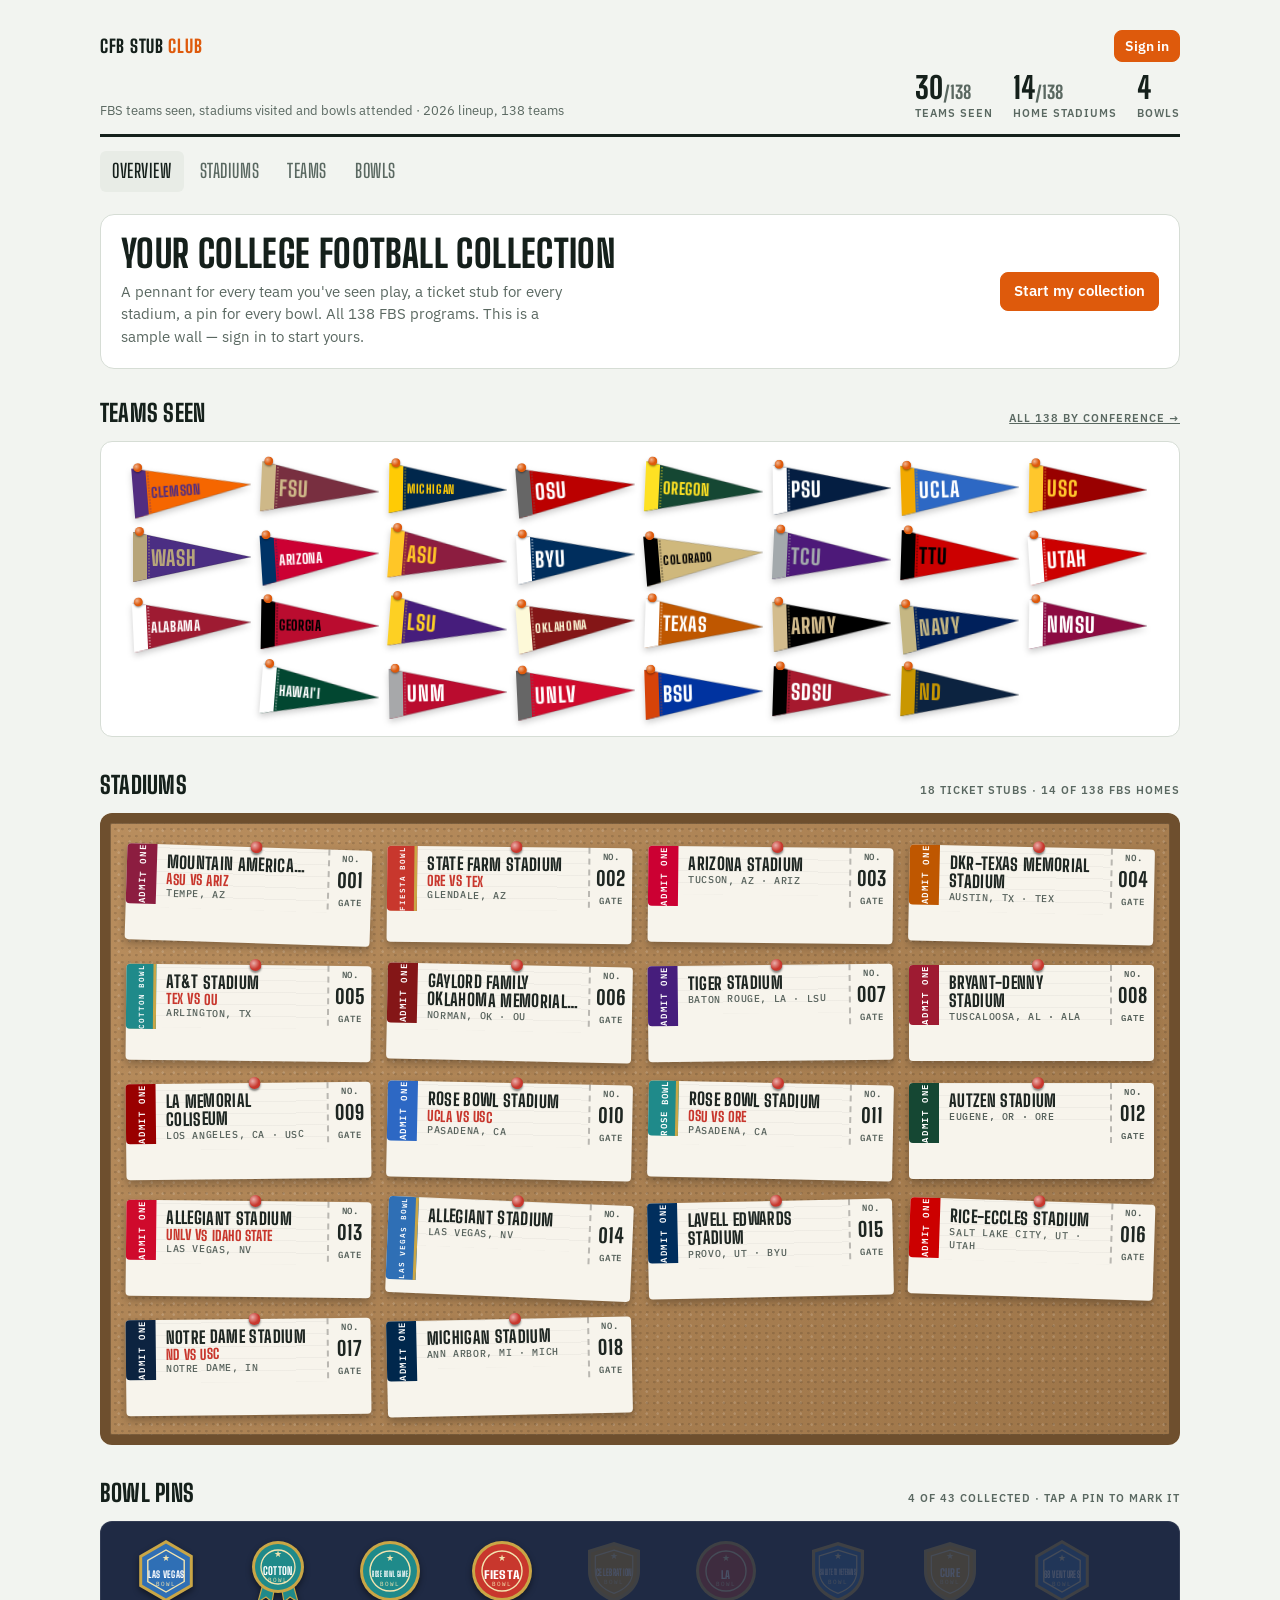
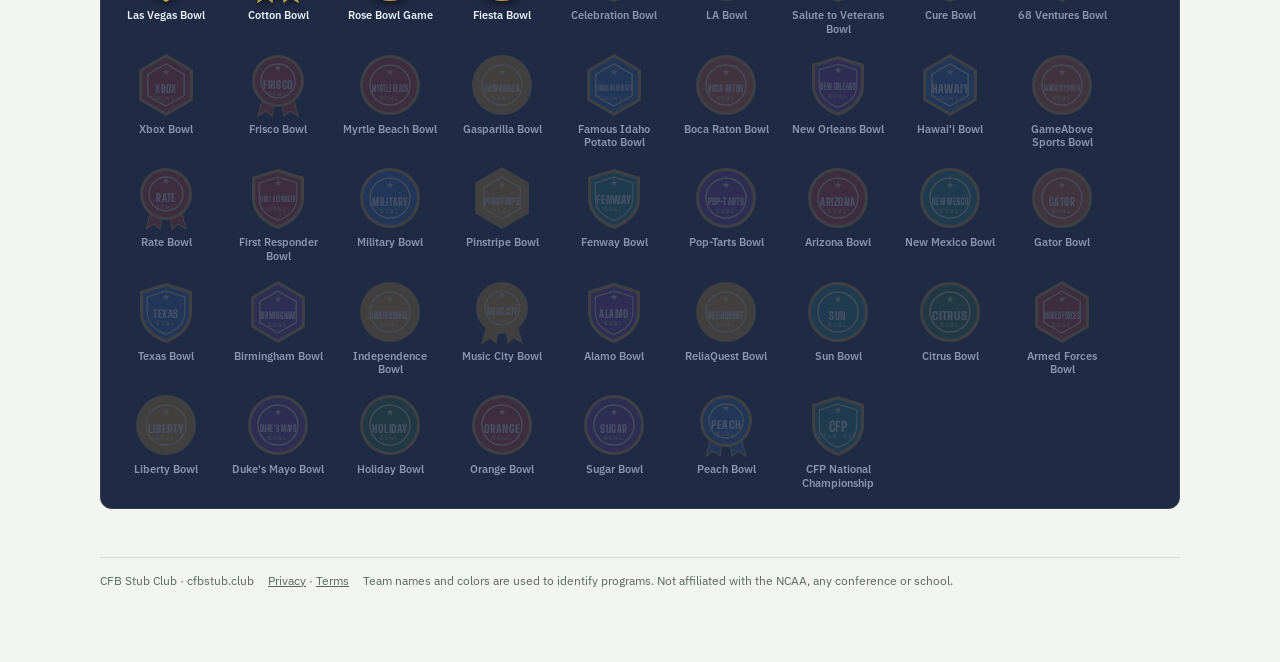
<file: index.html>
<!doctype html>
<html lang="en">
<head>
<meta charset="utf-8">
<meta name="viewport" content="width=device-width,initial-scale=1,viewport-fit=cover">
<title>CFB Stub Club · College football stadiums, teams and bowls you've seen</title>
<meta name="description" content="Collect every college football stadium, team and bowl game you've seen in person. Pennants, ticket stubs and bowl pins for all 138 FBS programs.">
<meta property="og:title" content="CFB Stub Club">
<meta property="og:description" content="Pennants for teams seen, ticket stubs for stadiums, pins for bowls. Track your college football collection.">
<link rel="icon" href="data:image/svg+xml,%3Csvg xmlns='http://www.w3.org/2000/svg' viewBox='0 0 64 64'%3E%3Cpolygon points='4,6 60,32 4,58' fill='%23DE5A0C'/%3E%3Cpolygon points='4,6 12,10 12,54 4,58' fill='%2315201B'/%3E%3C/svg%3E">
<link rel="preconnect" href="https://fonts.googleapis.com">
<link rel="preconnect" href="https://fonts.gstatic.com" crossorigin>
<link rel="stylesheet" href="https://fonts.googleapis.com/css2?family=Big+Shoulders+Display:wght@600;800&family=IBM+Plex+Mono:wght@500&family=IBM+Plex+Sans:wght@400;500;600&display=swap">
<link rel="stylesheet" href="/css/style.css">
</head>
<body>
<div class="wrap">
  <div class="topbar">
    <a class="logo" href="/" data-link>CFB Stub <span>Club</span></a>
    <nav class="topnav" id="topnav"></nav>
  </div>
  <header class="top">
    <div class="brand">
      <h1 id="brandTitle">CFB Stub <span>Club</span></h1>
      <p id="brandSub">FBS teams seen, stadiums visited and bowls attended · 2026 lineup, 138 teams</p>
    </div>
    <div class="counts num" id="counts"></div>
  </header>

  <div id="wallWrap">
    <nav class="tabs" id="tabs">
      <a href="#overview" data-v="overview">Overview</a>
      <a href="#stadiums" data-v="stadiums">Stadiums</a>
      <a href="#teams" data-v="teams">Teams</a>
      <a href="#bowls" data-v="bowls">Bowls</a>
    </nav>
    <div id="banner"></div>
    <div id="status" class="status" hidden></div>
    <main id="view"></main>
  </div>
  <main id="page" hidden></main>

  <footer class="foot"><span>CFB Stub Club · cfbstub.club</span><span><a href="/privacy/">Privacy</a> · <a href="/terms/">Terms</a></span><span>Team names and colors are used to identify programs. Not affiliated with the NCAA, any conference or school.</span></footer>
</div>

<input type="file" id="restoreIn" accept="application/json,.json" hidden>
<dialog id="mdlg"><form id="mform" method="dialog">
  <h3 id="mTitle">Matchup</h3><p class="msub" id="mSub"></p>
  <div class="mf" id="mVWrap"><label for="mV">Stadium</label><input id="mV" list="venueList" placeholder="Start typing a stadium or city" autocomplete="off"></div>
  <div class="mf"><label for="mA" id="mALabel">Opponent</label><input id="mA" list="teamList" placeholder="Start typing a team" autocomplete="off"></div>
  <div class="mf" id="mBWrap"><label for="mB">Team 2</label><input id="mB" list="teamList" placeholder="Start typing a team" autocomplete="off"></div>
  <p class="mhint">Pick from the list, or type any team name for a non-FBS opponent.</p>
  <datalist id="teamList"></datalist><datalist id="venueList"></datalist>
  <label class="mchk"><input type="checkbox" id="mSeen" checked> Also mark these teams as seen</label>
  <div class="macts"><button type="button" class="btn ghostdanger" id="mRemove">Remove this stub</button><span class="r"><button type="button" class="btn" id="mCancel">Cancel</button><button type="submit" class="btn primary" id="mSave">Save</button></span></div>
</form></dialog>
<div class="toast" id="toast" hidden><span id="toastMsg"></span><button id="undoBtn" hidden>Undo</button></div>

<script src="/js/vendor/supabase.js"></script>
<script src="/js/config.js"></script>
<script src="/js/data.js"></script>
<script src="/js/wall.js"></script>
<script src="/js/app.js"></script>
</body>
</html>
</file>
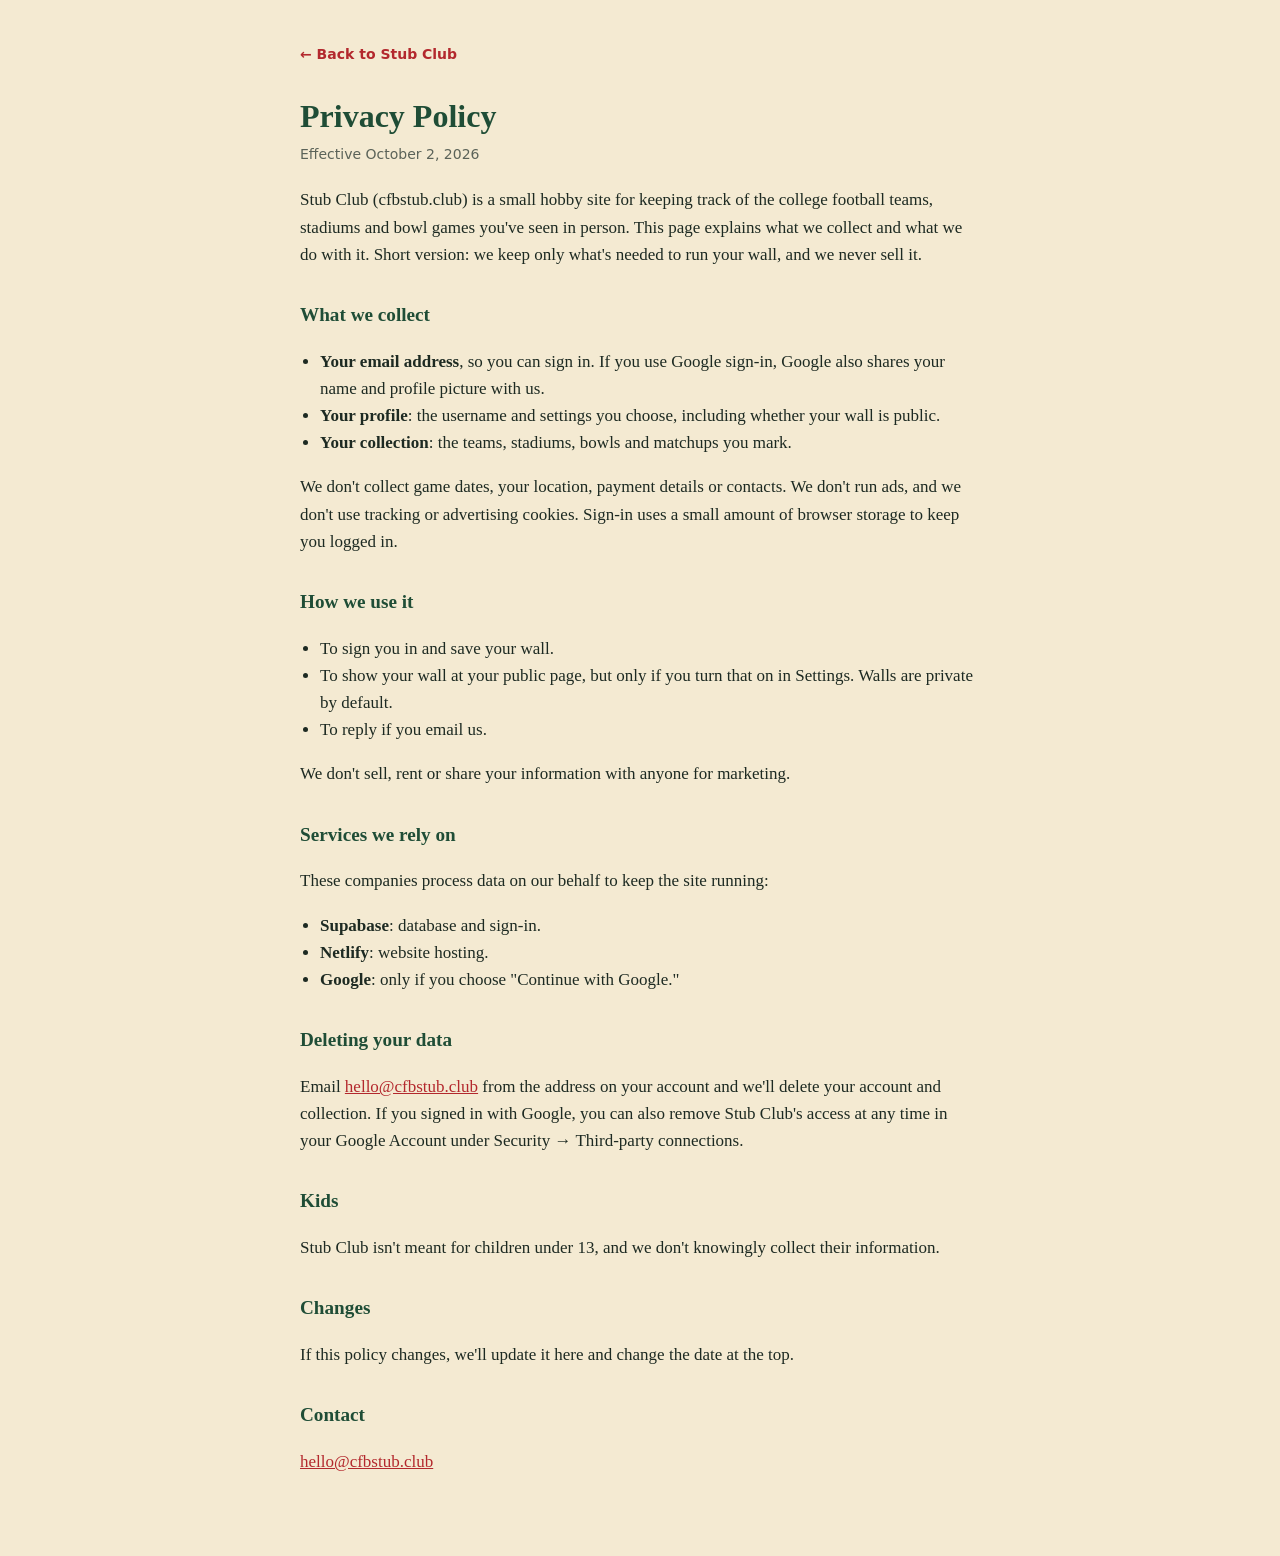
<file: privacy/index.html>
<!doctype html>
<html lang="en">
<head>
<meta charset="utf-8">
<meta name="viewport" content="width=device-width, initial-scale=1">
<title>Privacy Policy · Stub Club</title>
<style>
  :root { --bg:#f4ead2; --ink:#1d2a22; --muted:#5b6359; --accent:#b3282d; --green:#1f4d36; }
  @media (prefers-color-scheme: dark) {
    :root { --bg:#14231b; --ink:#efe6cf; --muted:#a9b0a4; --accent:#e0575b; --green:#7fbf98; }
  }
  body { margin:0; background:var(--bg); color:var(--ink); font:17px/1.6 Georgia, "Times New Roman", serif; }
  main { max-width:680px; margin:0 auto; padding:40px 16px 64px; }
  a { color:var(--accent); }
  .back { font:600 14px/1 system-ui, sans-serif; text-decoration:none; }
  h1 { color:var(--green); font-size:2rem; margin:24px 0 4px; }
  h2 { color:var(--green); font-size:1.2rem; margin:32px 0 8px; }
  .date { color:var(--muted); font:14px system-ui, sans-serif; margin:0 0 24px; }
  ul { padding-left:20px; }
</style>
</head>
<body>
<main>
  <a class="back" href="/">← Back to Stub Club</a>
  <h1>Privacy Policy</h1>
  <p class="date">Effective October 2, 2026</p>

  <p>Stub Club (cfbstub.club) is a small hobby site for keeping track of the college football teams, stadiums and bowl games you've seen in person. This page explains what we collect and what we do with it. Short version: we keep only what's needed to run your wall, and we never sell it.</p>

  <h2>What we collect</h2>
  <ul>
    <li><strong>Your email address</strong>, so you can sign in. If you use Google sign-in, Google also shares your name and profile picture with us.</li>
    <li><strong>Your profile</strong>: the username and settings you choose, including whether your wall is public.</li>
    <li><strong>Your collection</strong>: the teams, stadiums, bowls and matchups you mark.</li>
  </ul>
  <p>We don't collect game dates, your location, payment details or contacts. We don't run ads, and we don't use tracking or advertising cookies. Sign-in uses a small amount of browser storage to keep you logged in.</p>

  <h2>How we use it</h2>
  <ul>
    <li>To sign you in and save your wall.</li>
    <li>To show your wall at your public page, but only if you turn that on in Settings. Walls are private by default.</li>
    <li>To reply if you email us.</li>
  </ul>
  <p>We don't sell, rent or share your information with anyone for marketing.</p>

  <h2>Services we rely on</h2>
  <p>These companies process data on our behalf to keep the site running:</p>
  <ul>
    <li><strong>Supabase</strong>: database and sign-in.</li>
    <li><strong>Netlify</strong>: website hosting.</li>
    <li><strong>Google</strong>: only if you choose "Continue with Google."</li>
  </ul>

  <h2>Deleting your data</h2>
  <p>Email <a href="mailto:hello@cfbstub.club">hello@cfbstub.club</a> from the address on your account and we'll delete your account and collection. If you signed in with Google, you can also remove Stub Club's access at any time in your Google Account under Security → Third-party connections.</p>

  <h2>Kids</h2>
  <p>Stub Club isn't meant for children under 13, and we don't knowingly collect their information.</p>

  <h2>Changes</h2>
  <p>If this policy changes, we'll update it here and change the date at the top.</p>

  <h2>Contact</h2>
  <p><a href="mailto:hello@cfbstub.club">hello@cfbstub.club</a></p>
</main>
</body>
</html>
</file>
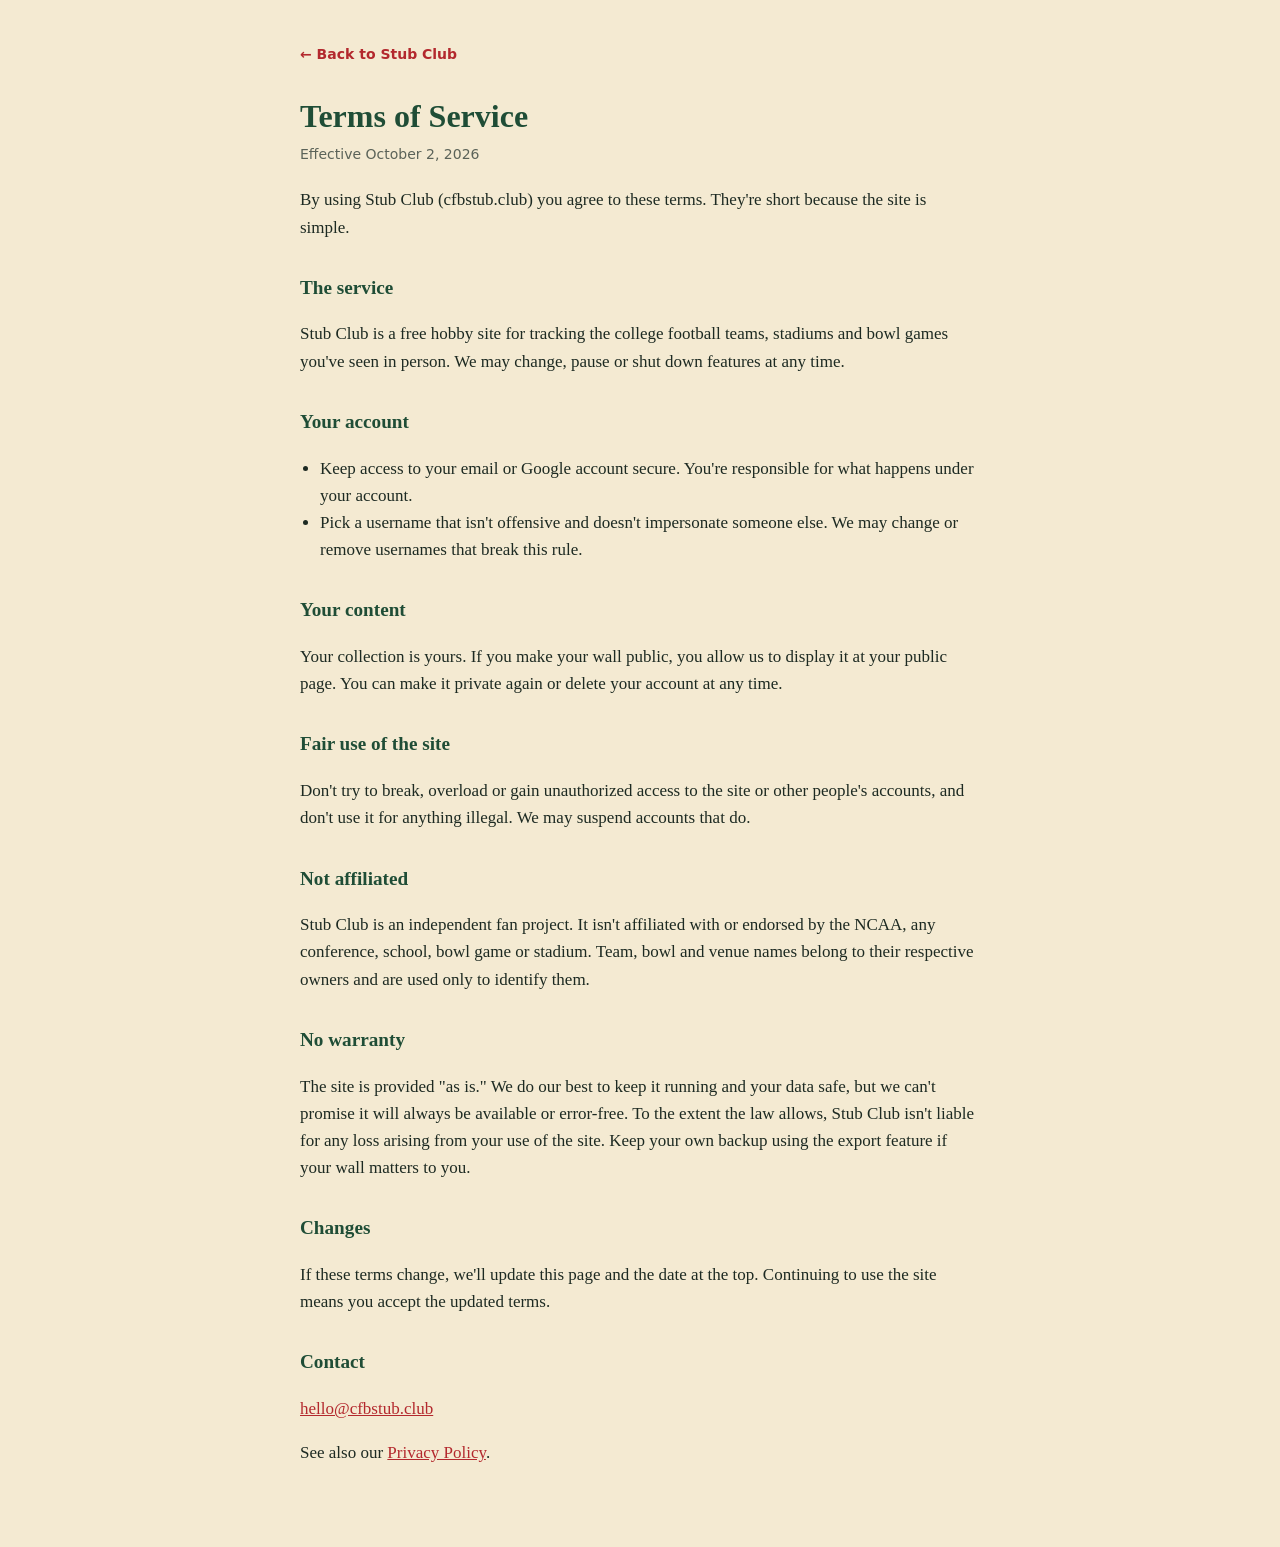
<file: terms/index.html>
<!doctype html>
<html lang="en">
<head>
<meta charset="utf-8">
<meta name="viewport" content="width=device-width, initial-scale=1">
<title>Terms of Service · Stub Club</title>
<style>
  :root { --bg:#f4ead2; --ink:#1d2a22; --muted:#5b6359; --accent:#b3282d; --green:#1f4d36; }
  @media (prefers-color-scheme: dark) {
    :root { --bg:#14231b; --ink:#efe6cf; --muted:#a9b0a4; --accent:#e0575b; --green:#7fbf98; }
  }
  body { margin:0; background:var(--bg); color:var(--ink); font:17px/1.6 Georgia, "Times New Roman", serif; }
  main { max-width:680px; margin:0 auto; padding:40px 16px 64px; }
  a { color:var(--accent); }
  .back { font:600 14px/1 system-ui, sans-serif; text-decoration:none; }
  h1 { color:var(--green); font-size:2rem; margin:24px 0 4px; }
  h2 { color:var(--green); font-size:1.2rem; margin:32px 0 8px; }
  .date { color:var(--muted); font:14px system-ui, sans-serif; margin:0 0 24px; }
  ul { padding-left:20px; }
</style>
</head>
<body>
<main>
  <a class="back" href="/">← Back to Stub Club</a>
  <h1>Terms of Service</h1>
  <p class="date">Effective October 2, 2026</p>

  <p>By using Stub Club (cfbstub.club) you agree to these terms. They're short because the site is simple.</p>

  <h2>The service</h2>
  <p>Stub Club is a free hobby site for tracking the college football teams, stadiums and bowl games you've seen in person. We may change, pause or shut down features at any time.</p>

  <h2>Your account</h2>
  <ul>
    <li>Keep access to your email or Google account secure. You're responsible for what happens under your account.</li>
    <li>Pick a username that isn't offensive and doesn't impersonate someone else. We may change or remove usernames that break this rule.</li>
  </ul>

  <h2>Your content</h2>
  <p>Your collection is yours. If you make your wall public, you allow us to display it at your public page. You can make it private again or delete your account at any time.</p>

  <h2>Fair use of the site</h2>
  <p>Don't try to break, overload or gain unauthorized access to the site or other people's accounts, and don't use it for anything illegal. We may suspend accounts that do.</p>

  <h2>Not affiliated</h2>
  <p>Stub Club is an independent fan project. It isn't affiliated with or endorsed by the NCAA, any conference, school, bowl game or stadium. Team, bowl and venue names belong to their respective owners and are used only to identify them.</p>

  <h2>No warranty</h2>
  <p>The site is provided "as is." We do our best to keep it running and your data safe, but we can't promise it will always be available or error-free. To the extent the law allows, Stub Club isn't liable for any loss arising from your use of the site. Keep your own backup using the export feature if your wall matters to you.</p>

  <h2>Changes</h2>
  <p>If these terms change, we'll update this page and the date at the top. Continuing to use the site means you accept the updated terms.</p>

  <h2>Contact</h2>
  <p><a href="mailto:hello@cfbstub.club">hello@cfbstub.club</a></p>
  <p>See also our <a href="/privacy/">Privacy Policy</a>.</p>
</main>
</body>
</html>
</file>
<file: css/style.css>
/* Stub Club — memorabilia wall: pennants for teams, ticket stubs on cork for stadiums, enamel bowl pins */
:root{
  --bg:#F2F4F0; --surface:#FFFFFF; --sunk:#E8ECE6; --ink:#15201B; --muted:#5A6861; --line:#D6DDD5;
  --turf:#2C6A44; --turf-soft:#DCEBE1; --pylon:#DE5A0C; --pylon-ink:#FFFFFF; --danger:#B42318; --cork:#B98E5E; --cork-dk:#9C7448;
  --display:"Big Shoulders Display","Arial Narrow",Impact,sans-serif;
  --body:"IBM Plex Sans",system-ui,-apple-system,"Segoe UI",sans-serif;
  --mono:"IBM Plex Mono",ui-monospace,Menlo,Consolas,monospace;
}
@media (prefers-color-scheme:dark){:root:not([data-theme="light"]){
  --bg:#0C1210; --surface:#141C19; --sunk:#1B2521; --ink:#E5EBE6; --muted:#90A096; --line:#27332E;
  --turf:#5DB07D; --turf-soft:#183025; --pylon:#FF7A2E; --pylon-ink:#1A0B02; --danger:#F97066; color-scheme:dark}}
:root[data-theme="dark"]{
  --bg:#0C1210; --surface:#141C19; --sunk:#1B2521; --ink:#E5EBE6; --muted:#90A096; --line:#27332E;
  --turf:#5DB07D; --turf-soft:#183025; --pylon:#FF7A2E; --pylon-ink:#1A0B02; --danger:#F97066; color-scheme:dark}
*{box-sizing:border-box}
[hidden]{display:none!important}
body{background:var(--bg);color:var(--ink);font:15px/1.5 var(--body)}
.wrap{max-width:1120px;margin:0 auto;padding-inline:20px;padding-block:20px 72px}
h1,h2,h3{font-family:var(--display);text-wrap:balance;margin:0;letter-spacing:.01em}
button,input,select{font:inherit;color:inherit}
:focus-visible{outline:2px solid var(--pylon);outline-offset:2px}
.num{font-variant-numeric:tabular-nums}
.label{font-size:11px;letter-spacing:.09em;text-transform:uppercase;color:var(--muted);font-weight:600}

header.top{padding-bottom:14px;border-bottom:3px solid var(--ink)}
.brand h1{font-size:clamp(34px,6vw,52px);font-weight:800;line-height:.9;text-transform:uppercase}
.brand h1 span{color:var(--pylon)}
.brand p{margin:6px 0 0;color:var(--muted);font-size:13px}
.btn{border:1px solid var(--line);background:var(--surface);border-radius:8px;padding:7px 13px;cursor:pointer;font-weight:500}
.btn:hover{border-color:var(--ink)}
.btn.primary{background:var(--pylon);color:var(--pylon-ink);border-color:var(--pylon);font-weight:600}
.btn.google{display:flex;align-items:center;justify-content:center;gap:10px;width:100%;padding:11px 14px;background:#fff;color:#1f1f1f;border-color:#747775;font-weight:600}
.btn.google:hover{background:#f6f6f6;border-color:#1f1f1f}
.btn.google:disabled{opacity:.6;cursor:default}
.or{display:flex;align-items:center;gap:10px;margin:6px 0 14px;color:var(--muted);font-size:12px;text-transform:uppercase;letter-spacing:.08em}
.or::before,.or::after{content:"";flex:1;border-top:1px solid var(--line)}
nav.tabs{display:flex;gap:4px;margin:14px 0 22px;overflow-x:auto;scrollbar-width:none}
nav.tabs a{flex:none;text-decoration:none;color:var(--muted);font-family:var(--display);font-weight:600;font-size:19px;text-transform:uppercase;letter-spacing:.03em;padding:6px 12px;border-radius:6px}
nav.tabs a:hover{color:var(--ink)}
nav.tabs a[aria-current="page"]{color:var(--ink);background:var(--sunk)}
.status{color:var(--muted);font-size:13px;margin-bottom:14px}
.samplebar{background:var(--sunk);border:1px dashed var(--muted);border-radius:10px;padding:9px 14px;margin-bottom:18px;font-size:14px}
.hint{color:var(--muted);font-size:13px;margin:-8px 0 18px}


.sec-h{display:flex;align-items:baseline;justify-content:space-between;gap:12px;margin-bottom:10px;flex-wrap:wrap}
.sec-h h2{font-size:24px;text-transform:uppercase;font-weight:800}

/* memorabilia */
header.top{display:flex;align-items:flex-end;justify-content:space-between;gap:16px;flex-wrap:wrap}
.counts{display:flex;gap:20px;font-family:var(--display);font-weight:800;font-size:30px;line-height:1}
.counts a{color:inherit;text-decoration:none}
.counts a:hover{color:var(--pylon)}
.counts small{display:block;font:600 11px var(--body);letter-spacing:.09em;color:var(--muted);text-transform:uppercase;margin-top:4px}
.counts .of{font-size:18px;color:var(--muted)}
.hang{display:flex;flex-wrap:wrap;gap:18px 10px;padding:22px 18px 18px;background:var(--surface);border:1px solid var(--line);border-radius:12px;justify-content:center}
.hang .pin{position:relative;line-height:0;background:none;border:0;padding:0;cursor:pointer}
.hang .pin::before{content:"";position:absolute;left:2px;top:-5px;width:9px;height:9px;border-radius:50%;background:radial-gradient(circle at 35% 35%,#fff8,transparent 50%),var(--pylon);box-shadow:0 1px 2px rgba(0,0,0,.4);z-index:1}
.hang svg{filter:drop-shadow(0 3px 3px rgba(0,0,0,.2))}
.hang-empty{color:var(--muted);font-size:14px;padding:10px;text-align:center}
.cork{border-radius:12px;padding:26px 18px 22px;margin-bottom:6px;background:
  radial-gradient(circle at 20% 30%,rgba(0,0,0,.12) 0 1px,transparent 1.6px) 0 0/7px 7px,
  radial-gradient(circle at 70% 60%,rgba(255,255,255,.14) 0 1px,transparent 1.6px) 0 0/11px 11px,
  linear-gradient(135deg,var(--cork),var(--cork-dk));
  box-shadow:inset 0 0 0 10px #6E4F2E,inset 0 0 0 11px rgba(0,0,0,.3)}
.stubs{display:grid;grid-template-columns:repeat(auto-fill,minmax(230px,1fr));gap:22px 16px;padding:8px}
.stub{position:relative;display:flex;height:96px;background:#F7F4EC;color:#1E2622;border-radius:4px;box-shadow:0 4px 8px rgba(0,0,0,.28);text-align:left;border:0;padding:0;cursor:pointer;font:inherit;width:100%}
.stub:hover{box-shadow:0 8px 14px rgba(0,0,0,.32)}
.stub .band{width:30px;flex:none;border-radius:4px 0 0 4px;display:grid;place-items:center;color:#fff}
.stub .band span{writing-mode:vertical-rl;transform:rotate(180deg);font:600 9px var(--mono);letter-spacing:.18em}
.stub .main{flex:1;min-width:0;padding:9px 10px 8px;display:flex;flex-direction:column;justify-content:space-between;background:repeating-linear-gradient(0deg,transparent 0 11px,rgba(0,0,0,.035) 11px 12px)}
.stub .main b{font:800 17px/1.05 var(--display);text-transform:uppercase;letter-spacing:.02em;overflow:hidden;display:-webkit-box;-webkit-line-clamp:2;-webkit-box-orient:vertical}
.stub .main b.one{-webkit-line-clamp:1}
.stub .band.bowlband{box-shadow:inset -3px 0 0 #C9A646}
.stub .band.bowlband span{white-space:nowrap}
.stub .main .vs{font:800 14px/1.1 var(--display);letter-spacing:.04em;text-transform:uppercase;color:#C8372D;overflow:hidden;white-space:nowrap;text-overflow:ellipsis}
.stub .main i{font:500 10px var(--mono);font-style:normal;letter-spacing:.06em;text-transform:uppercase;color:#56615B}
.stub .tear{width:44px;flex:none;border-left:2px dashed rgba(0,0,0,.25);display:flex;flex-direction:column;align-items:center;justify-content:center;gap:2px;font:600 9px var(--mono);letter-spacing:.1em;color:#56615B}
.stub .tear em{font:800 20px var(--display);font-style:normal;color:#1E2622}
.stub::after{content:"";position:absolute;top:-6px;left:50%;width:12px;height:12px;border-radius:50%;background:radial-gradient(circle at 35% 35%,#fff9,transparent 55%),#C8372D;box-shadow:0 2px 2px rgba(0,0,0,.45)}
.stub.blank{background:transparent;border:2px dashed rgba(255,255,255,.55);box-shadow:none;align-items:center;justify-content:center;color:rgba(255,255,255,.9);font:600 12px var(--mono);letter-spacing:.1em;text-transform:uppercase;text-decoration:none}
.stub.blank::after{display:none}
.pinboard{display:flex;flex-wrap:wrap;gap:16px;padding:18px;background:#1F2A44;border-radius:12px;box-shadow:inset 0 0 0 1px rgba(255,255,255,.08)}
.epin{width:96px;text-align:center;background:none;border:0;padding:0;cursor:pointer;font:inherit}
.epin svg{display:block;margin:0 auto;filter:drop-shadow(0 3px 3px rgba(0,0,0,.45))}
.epin svg text{font-family:var(--display)}
.epin svg text.m{font-family:var(--mono)}
.epin span{display:block;margin-top:6px;font:600 11px/1.25 var(--body);color:#E9ECF4}
.pinwrap{display:flex;flex-direction:column;align-items:center;gap:4px;width:96px}
.pctl{display:flex;gap:4px;flex-wrap:wrap;justify-content:center}
.pctl button{background:transparent;border:1px solid #3A4766;color:#C9D0E0;border-radius:999px;padding:1px 8px;font:500 11px var(--body);cursor:pointer}
.pctl button:hover{border-color:#C9D0E0;color:#fff}
.epin.off svg{opacity:.18;filter:none}
.epin.off:hover svg{opacity:.45}
.epin.off span{color:#8A94AE}
.addrow.dark input{background:#2A3654;border-color:#3A4766;color:#E9ECF4}
@media (max-width:620px){.counts{font-size:24px;gap:14px}}
@media (max-width:620px){
  .cork{padding:18px 10px 14px;box-shadow:inset 0 0 0 7px #6E4F2E,inset 0 0 0 8px rgba(0,0,0,.3)}
  .stubs{grid-template-columns:repeat(2,minmax(0,1fr));gap:16px 8px;padding:4px}
  .stub{height:76px}
  .stub .band{width:16px}
  .stub .band span{font-size:6.5px;letter-spacing:.12em}
  .stub .main{padding:7px 6px 6px}
  .stub .main b{font-size:13px;line-height:1.05}
  .stub .main i{font-size:8px;letter-spacing:.03em}
  .stub .main .vs{font-size:11px}
  .stub .tear{width:28px;gap:0;font-size:6.5px}
  .stub .tear em{font-size:14px}
  .stub::after{width:9px;height:9px;top:-4px}
  .stub.blank{font-size:10px;letter-spacing:.06em}
}

/* pennant wall */
.wall{display:flex;flex-direction:column;gap:14px}
.wrow{display:grid;grid-template-columns:120px minmax(0,1fr);gap:12px;align-items:start;border-top:1px solid var(--line);padding-top:12px}
.wrow .cn{font-family:var(--display);font-weight:800;font-size:19px;text-transform:uppercase;line-height:1.05}
.wrow .cn small{display:block;font-family:var(--mono);font-weight:500;font-size:12px;color:var(--muted);letter-spacing:.04em;margin-top:2px}
.pens{display:flex;flex-wrap:wrap;gap:8px 6px}
.pen{background:none;border:0;padding:0;cursor:pointer;line-height:0}
.pen svg{display:block;filter:drop-shadow(0 1px 1px rgba(0,0,0,.18))}
.pen.off svg{filter:grayscale(1);opacity:.22}
.pen.off:hover svg{opacity:.5}
.pen:hover svg{transform:rotate(-3deg)}
.pn text{font-family:var(--display);font-weight:800;letter-spacing:.05em}
@media (prefers-reduced-motion:no-preference){.pen svg{transition:transform .15s,opacity .15s}}
@media (max-width:620px){.wrow{grid-template-columns:minmax(0,1fr)}.wrow .cn small{display:inline;margin-left:8px}}

.badge{--s:34px;width:var(--s);height:var(--s);flex:none;border-radius:50%;display:inline-grid;place-items:center;background:var(--c1);color:var(--fg);box-shadow:inset 0 0 0 2.5px var(--c2),0 0 0 1px var(--line);font-family:var(--display);font-weight:800;line-height:1;letter-spacing:.02em;font-size:calc(var(--s) * var(--k))}
.badge.venue{--c1:var(--sunk);--c2:var(--line);--fg:var(--muted);--k:.4}
.badge.sm{--s:28px}

.toolbar{display:flex;gap:8px;flex-wrap:wrap;margin-bottom:18px;align-items:center}
.chip{border:1px solid var(--line);background:var(--surface);border-radius:999px;padding:5px 12px;font-size:13px;cursor:pointer}
.chip[aria-pressed="true"]{background:var(--ink);color:var(--bg);border-color:var(--ink)}
.search{flex:1 1 200px;min-width:0;border:1px solid var(--line);background:var(--surface);border-radius:8px;padding:7px 10px}

.block{margin-bottom:26px}
.block .sec-h{border-bottom:1px solid var(--line);padding-bottom:6px}
.block .sec-h h2{font-size:22px}

/* tap-to-mark cells */
.cells{display:grid;grid-template-columns:repeat(auto-fill,minmax(250px,1fr));gap:8px}
.cells.teams{grid-template-columns:repeat(auto-fill,minmax(165px,1fr))}
.cell{display:flex;align-items:center;gap:10px;border:1px dashed var(--line);background:transparent;border-radius:10px;padding:8px 10px;cursor:pointer;text-align:left;min-width:0;width:100%}
.cell:hover{border-color:var(--ink);border-style:solid}
.cell .txt{min-width:0;flex:1}
.cell .nm{display:block;font-size:14px;font-weight:500;line-height:1.25;color:var(--muted)}
.cell .sub{display:block;font-size:12px;color:var(--muted);line-height:1.3}
.cell .badge{filter:grayscale(1);opacity:.4}
.cell .mark{flex:none;width:22px;height:22px;border-radius:50%;border:1.5px solid var(--line);display:grid;place-items:center;font-size:13px;color:transparent;font-weight:700}
.cell:hover .mark{border-color:var(--muted);color:var(--muted)}
.cell[aria-pressed="true"]{background:var(--surface);border-style:solid;border-color:var(--line)}
.cell[aria-pressed="true"] .nm{color:var(--ink);font-weight:600}
.cell[aria-pressed="true"] .badge{filter:none;opacity:1}
.cell[aria-pressed="true"] .mark{background:var(--pylon);border-color:var(--pylon);color:var(--pylon-ink)}
.cell.team[aria-pressed="true"] .mark{background:var(--turf);border-color:var(--turf);color:var(--surface)}
@media (prefers-reduced-motion:no-preference){.cell .mark{transition:background .15s,border-color .15s}.fill{transition:width .5s ease}}

.addrow{display:flex;gap:8px;flex-wrap:wrap;margin-top:10px}
.addrow input{flex:1 1 140px;min-width:0;border:1px solid var(--line);background:var(--surface);border-radius:8px;padding:7px 10px}
.empty{color:var(--muted);font-size:14px;padding:6px 0}

dialog#mdlg{border:0;border-radius:14px;padding:0;width:min(440px,calc(100vw - 24px));background:var(--surface);color:var(--ink);box-shadow:0 30px 80px rgba(0,0,0,.35)}
dialog#mdlg::backdrop{background:rgba(8,14,12,.55)}
#mform{display:flex;flex-direction:column;gap:12px;padding:20px}
#mform h3{font-size:24px;text-transform:uppercase;font-weight:800}
.msub{margin:-8px 0 0;color:var(--muted);font-size:13px}
.mf{display:flex;flex-direction:column;gap:6px}
.mf label{font-size:12px;font-weight:600;color:var(--muted)}
.mf select,.mf input{border:1px solid var(--line);background:var(--bg);border-radius:8px;padding:8px 10px;width:100%;min-width:0}
.mhint{margin:-4px 0 0;font-size:12px;color:var(--muted)}
.mchk{display:flex;gap:8px;align-items:center;font-size:14px}
.macts{display:flex;justify-content:space-between;gap:8px;flex-wrap:wrap;border-top:1px solid var(--line);padding-top:12px}
.macts .r{display:flex;gap:8px;margin-left:auto}
.btn.ghostdanger{background:transparent;border-color:transparent;color:#B42318;padding-inline:4px}
.backup{margin-top:34px;display:flex;gap:16px;align-items:center;justify-content:space-between;flex-wrap:wrap;border:1px solid var(--line);border-radius:12px;padding:16px 18px;background:var(--surface)}
.backup h3{font-size:20px;text-transform:uppercase;font-weight:800}
.backup p{margin:4px 0 0;color:var(--muted);font-size:13px;max-width:60ch}
.bk-acts{display:flex;gap:8px;flex-wrap:wrap}
.toast{position:fixed;left:50%;bottom:calc(20px + env(safe-area-inset-bottom,0px));transform:translateX(-50%);background:var(--ink);color:var(--bg);padding:8px 8px 8px 16px;border-radius:10px;font-size:14px;z-index:10;display:flex;gap:12px;align-items:center;max-width:calc(100vw - 32px)}
.toast button{background:transparent;border:1px solid color-mix(in srgb,var(--bg) 40%,transparent);color:var(--bg);border-radius:6px;padding:4px 10px;cursor:pointer;font-weight:600}

/* ---------- site shell ---------- */
html{-webkit-text-size-adjust:100%}
body{margin:0;min-height:100vh}
a{color:inherit}
a.btn{text-decoration:none;display:inline-block}
.topbar{display:flex;align-items:center;justify-content:space-between;gap:12px;padding-block:10px;font-size:14px}
.topbar .logo{font-family:var(--display);font-weight:800;font-size:18px;text-transform:uppercase;letter-spacing:.04em;text-decoration:none}
.topbar .logo span{color:var(--pylon)}
.topnav{display:flex;gap:6px;align-items:center;flex-wrap:wrap}
.topnav a,.topnav button{background:transparent;border:1px solid transparent;border-radius:8px;padding:6px 10px;cursor:pointer;text-decoration:none;font:500 14px var(--body);color:var(--muted)}
.topnav a:hover,.topnav button:hover{color:var(--ink);border-color:var(--line)}
.topnav .cta{background:var(--pylon);border-color:var(--pylon);color:var(--pylon-ink);font-weight:600}
.topnav .cta:hover{color:var(--pylon-ink);filter:brightness(1.06)}
.owner{font-size:13px;color:var(--muted);margin:6px 0 0}
.owner b{color:var(--ink)}
.hero{display:grid;grid-template-columns:minmax(0,1.4fr) minmax(0,1fr);gap:20px;align-items:center;margin:4px 0 26px;padding:20px;border-radius:14px;background:var(--surface);border:1px solid var(--line)}
.hero h2{font-size:clamp(26px,4vw,38px);font-weight:800;text-transform:uppercase;line-height:1}
.hero p{color:var(--muted);margin:8px 0 0;max-width:52ch}
.hero .acts{display:flex;gap:8px;flex-wrap:wrap;justify-content:flex-end}
@media (max-width:720px){.hero{grid-template-columns:minmax(0,1fr)}.hero .acts{justify-content:flex-start}}
.card{max-width:520px;margin:30px auto;background:var(--surface);border:1px solid var(--line);border-radius:14px;padding:24px}
.card h2{font-size:30px;font-weight:800;text-transform:uppercase;margin-bottom:6px}
.card p{color:var(--muted);margin:0 0 16px}
.form{display:flex;flex-direction:column;gap:14px}
.field{display:flex;flex-direction:column;gap:6px}
.field label{font-size:12px;font-weight:600;color:var(--muted)}
.field input[type=text],.field input[type=email]{border:1px solid var(--line);background:var(--bg);border-radius:8px;padding:9px 11px;width:100%;min-width:0}
.field .help{font-size:12px;color:var(--muted)}
.check{display:flex;gap:10px;align-items:flex-start;font-size:14px}
.check input{margin-top:3px}
.err{color:var(--danger);font-size:13px;margin:0;min-height:1em}
.ok{background:var(--sunk);border-radius:10px;padding:12px 14px;font-size:14px}
.linkrow{display:flex;gap:8px;align-items:center;flex-wrap:wrap}
.linkrow code{background:var(--sunk);padding:6px 10px;border-radius:8px;font:500 13px var(--mono);word-break:break-all}
.settings-sec{border-top:1px solid var(--line);padding-top:16px;margin-top:6px}
.settings-sec h3{font-size:18px;text-transform:uppercase;font-weight:800;margin-bottom:6px}
.foot{margin-top:48px;border-top:1px solid var(--line);padding-top:14px;font-size:12px;color:var(--muted);display:flex;gap:14px;flex-wrap:wrap}
.foot a{color:inherit;text-decoration:underline}
/* iPhone Safari zooms the page when a form field's text is under 16px, and stays zoomed after. */
input,select,textarea{font-size:16px}
/* The top-left logo is the visible name; the big title stays for screen readers and search engines only. */
#brandTitle{position:absolute;width:1px;height:1px;overflow:hidden;clip:rect(0 0 0 0);white-space:nowrap}
.brand p{margin-top:2px}
</file>
